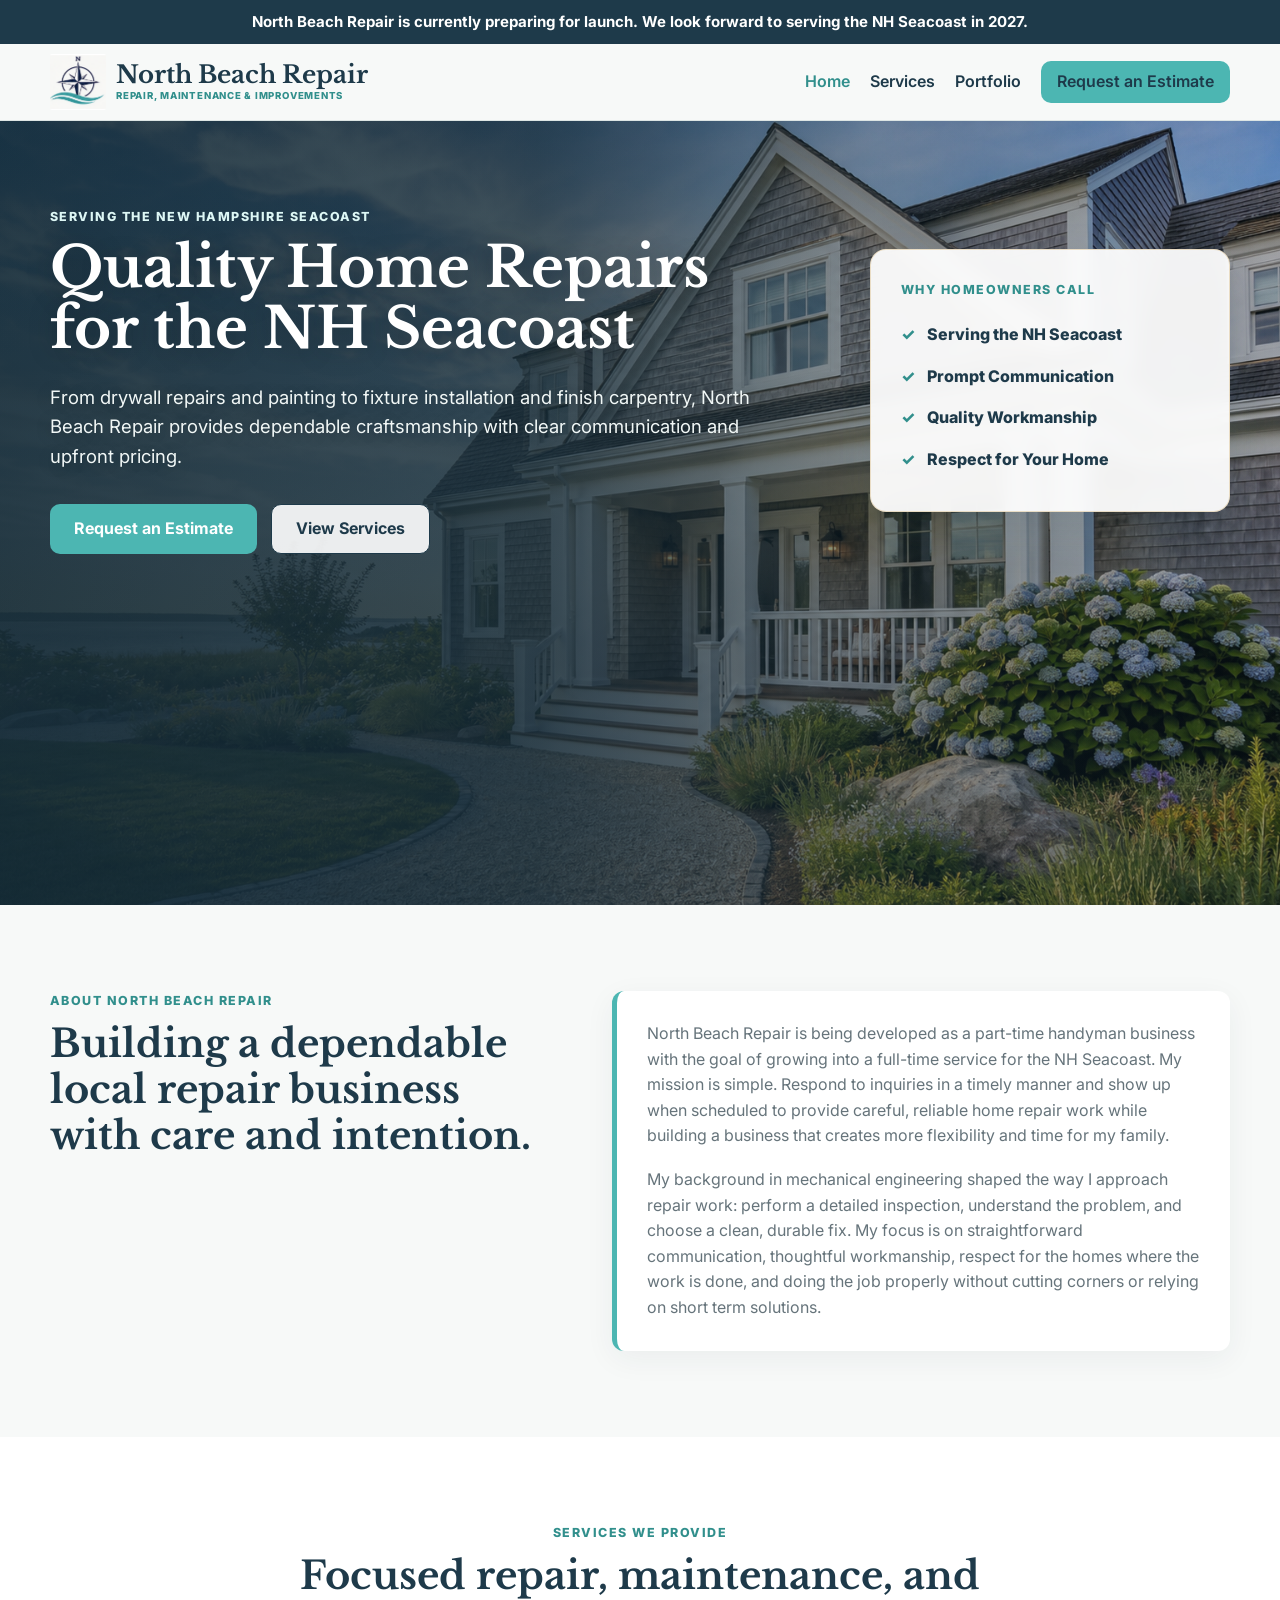
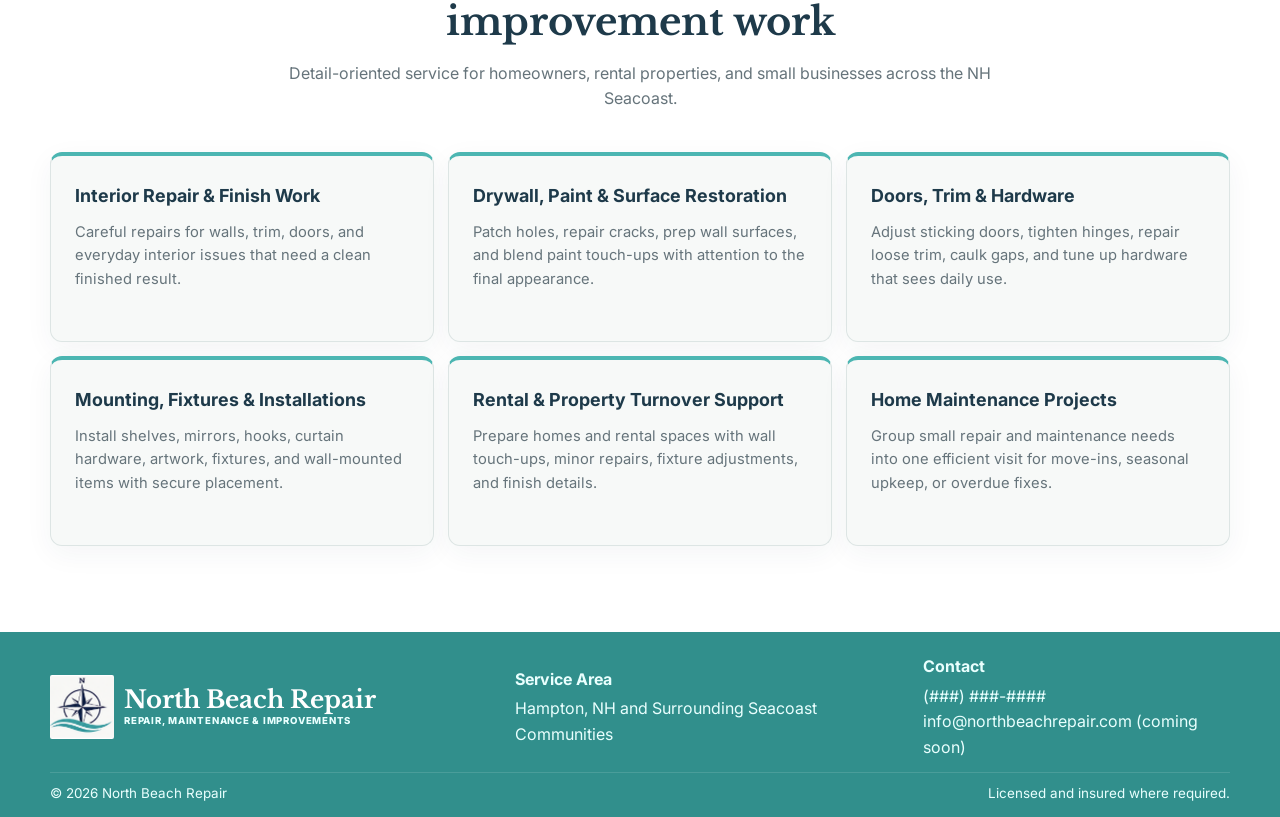
<file: index.html>
<!DOCTYPE html>
<html lang="en">
<head>
  <meta charset="UTF-8" />
  <meta name="viewport" content="width=device-width, initial-scale=1.0" />
  <meta name="description" content="North Beach Repair provides dependable repair, maintenance, and improvement services across the New Hampshire Seacoast." />
  <title>North Beach Repair | Repair, Maintenance & Improvements</title>
  <link rel="preconnect" href="https://fonts.googleapis.com">
  <link rel="preconnect" href="https://fonts.gstatic.com" crossorigin>
  <link href="https://fonts.googleapis.com/css2?family=Inter:wght@400;500;600;700&family=Libre+Baskerville:wght@400;700&display=swap" rel="stylesheet">
  <link rel="stylesheet" href="styles.css" />
</head>
<body>
  <header class="site-header">
    <div class="launch-banner">
      <div class="container">North Beach Repair is currently preparing for launch. We look forward to serving the NH Seacoast in 2027.</div>
    </div>
    <div class="container nav-wrap">
      <a class="brand" href="index.html" aria-label="North Beach Repair home">
        <span class="logo-mark" aria-hidden="true"></span>
        <span class="brand-text">
          <span class="brand-name">North Beach Repair</span>
          <span class="brand-subtitle">Repair, Maintenance &amp; Improvements</span>
        </span>
      </a>
      <button class="menu-button" aria-label="Open navigation" aria-expanded="false">&#9776;</button>
      <nav class="site-nav" aria-label="Primary navigation">
        <a class="active" href="index.html">Home</a>
        <a href="#services">Services</a>
        <a href="portfolio.html">Portfolio</a>
        <a class="button button-small" href="quote.html">Request an Estimate</a>
      </nav>
    </div>
  </header>

  <main>
    <section class="hero">
      <div class="hero-overlay"></div>
      <div class="container hero-grid">
        <div class="hero-copy-wrap">
          <p class="eyebrow">Serving the New Hampshire Seacoast</p>
          <h1>Quality Home Repairs for the NH Seacoast</h1>
          <p class="hero-copy">
            From drywall repairs and painting to fixture installation and finish carpentry, North Beach Repair provides dependable craftsmanship with clear communication and upfront pricing.
          </p>
          <div class="hero-actions">
            <a class="button" href="quote.html">Request an Estimate</a>
            <a class="button button-secondary" href="#services">View Services</a>
          </div>
        </div>
        <aside class="hero-card">
          <p class="eyebrow">Why homeowners call</p>
          <ul class="check-list trust-list">
            <li>Serving the NH Seacoast</li>
            <li>Prompt Communication</li>
            <li>Quality Workmanship</li>
            <li>Respect for Your Home</li>
          </ul>
        </aside>
      </div>
    </section>

    <section class="section about-section" id="about">
      <div class="container about-grid">
        <div class="section-heading">
          <p class="eyebrow">About North Beach Repair</p>
          <h2>Building a dependable local repair business with care and intention.</h2>
        </div>
        <div class="about-copy">
          <p>
            North Beach Repair is being developed as a part-time handyman business with the goal of growing into a full-time service for the NH Seacoast. My mission is simple. Respond to inquiries in a timely manner and show up when scheduled to provide careful, reliable home repair work while building a business that creates more flexibility and time for my family.
          </p>
          <p>
            My background in mechanical engineering shaped the way I approach repair work: perform a detailed inspection, understand the problem, and choose a clean, durable fix. My focus is on straightforward communication, thoughtful workmanship, respect for the homes where the work is done, and doing the job properly without cutting corners or relying on short term solutions.
          </p>
        </div>
      </div>
    </section>

    <section class="section services-section" id="services">
      <div class="container">
        <div class="section-heading centered">
          <p class="eyebrow">Services we provide</p>
          <h2>Focused repair, maintenance, and improvement work</h2>
          <p>Detail-oriented service for homeowners, rental properties, and small businesses across the NH Seacoast.</p>
        </div>
        <div class="service-grid">
          <article class="service-card"><h3>Interior Repair & Finish Work</h3><p>Careful repairs for walls, trim, doors, and everyday interior issues that need a clean finished result.</p></article>
          <article class="service-card"><h3>Drywall, Paint & Surface Restoration</h3><p>Patch holes, repair cracks, prep wall surfaces, and blend paint touch-ups with attention to the final appearance.</p></article>
          <article class="service-card"><h3>Doors, Trim & Hardware</h3><p>Adjust sticking doors, tighten hinges, repair loose trim, caulk gaps, and tune up hardware that sees daily use.</p></article>
          <article class="service-card"><h3>Mounting, Fixtures & Installations</h3><p>Install shelves, mirrors, hooks, curtain hardware, artwork, fixtures, and wall-mounted items with secure placement.</p></article>
          <article class="service-card"><h3>Rental & Property Turnover Support</h3><p>Prepare homes and rental spaces with wall touch-ups, minor repairs, fixture adjustments, and finish details.</p></article>
          <article class="service-card"><h3>Home Maintenance Projects</h3><p>Group small repair and maintenance needs into one efficient visit for move-ins, seasonal upkeep, or overdue fixes.</p></article>
        </div>
      </div>
    </section>

  </main>

  <footer class="site-footer">
    <div class="container footer-grid">
      <div class="footer-brand" aria-label="North Beach Repair">
        <span class="logo-mark" aria-hidden="true"></span>
        <span class="brand-text">
          <span class="brand-name">North Beach Repair</span>
          <span class="brand-subtitle">Repair, Maintenance &amp; Improvements</span>
        </span>
      </div>
      <div><strong>Service Area</strong><p>Hampton, NH and Surrounding Seacoast Communities</p></div>
      <div><strong>Contact</strong><p>(###) ###-####<br><a href="mailto:info@northbeachrepair.com">info@northbeachrepair.com</a> (coming soon)</p></div>
    </div>
    <div class="container footer-bottom">
      <span>© <span id="year"></span> North Beach Repair</span>
      <span>Licensed and insured where required.</span>
    </div>
  </footer>
  <script src="site.js"></script>
</body>
</html>
</file>
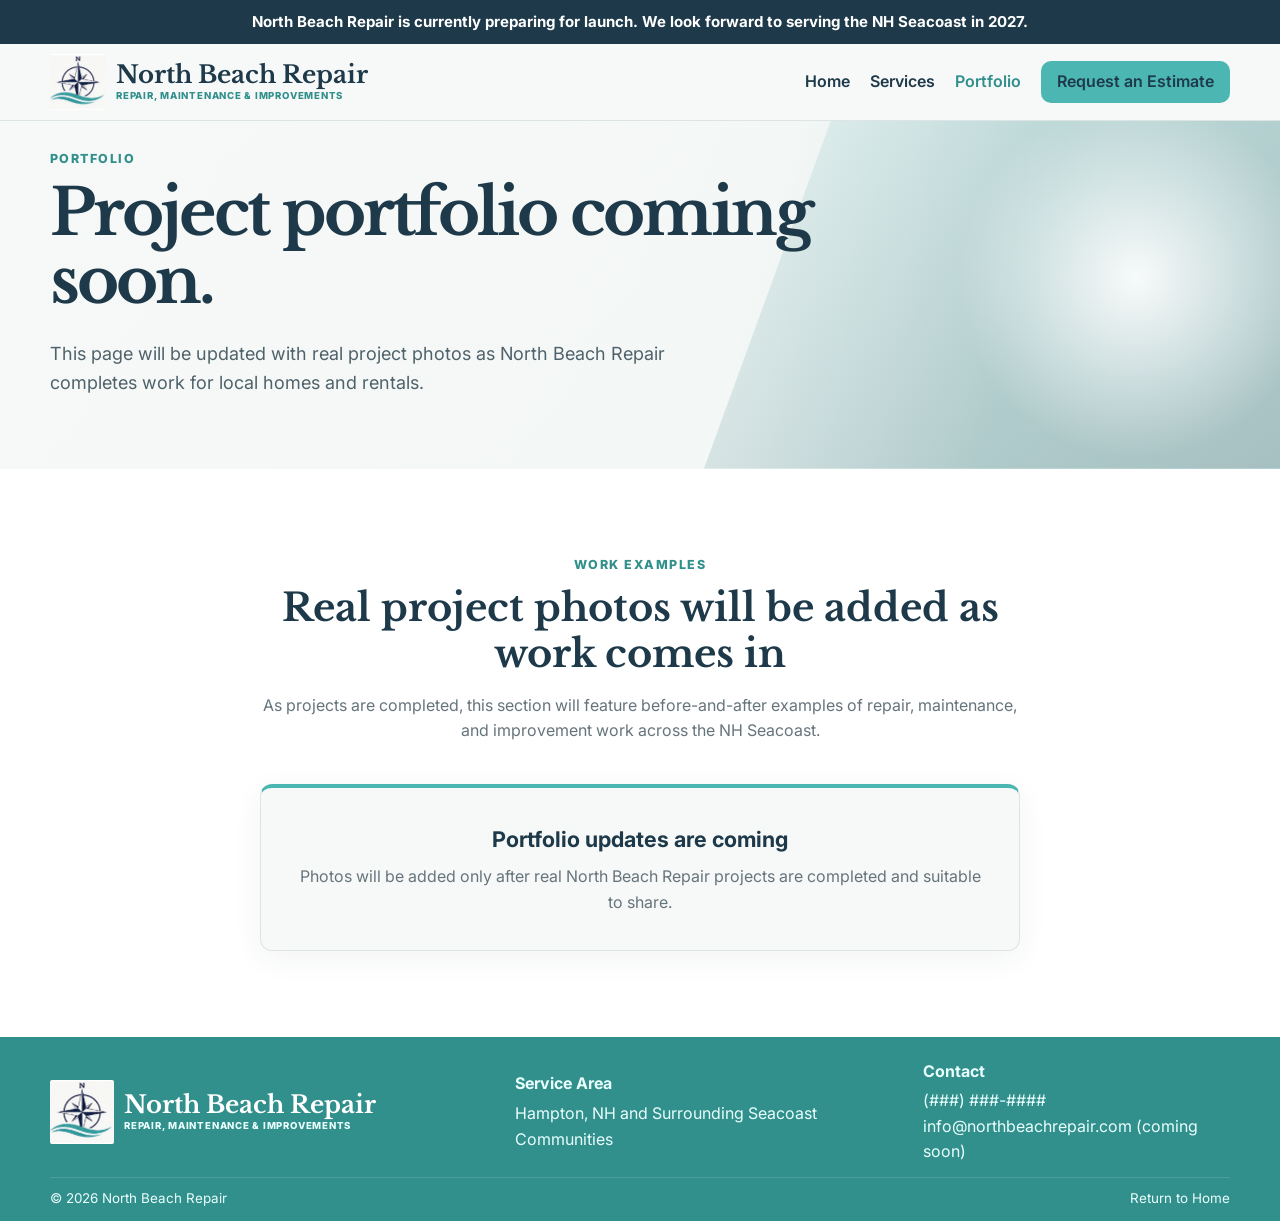
<file: portfolio.html>
<html lang="en">
<head>
  <meta charset="UTF-8" />
  <meta name="viewport" content="width=device-width, initial-scale=1.0" />
  <meta name="description" content="View recent repair, maintenance, and improvement work by North Beach Repair." />
  <title>Portfolio | North Beach Repair</title>
  <link rel="preconnect" href="https://fonts.googleapis.com">
  <link rel="preconnect" href="https://fonts.gstatic.com" crossorigin>
  <link href="https://fonts.googleapis.com/css2?family=Inter:wght@400;500;600;700;800&family=Libre+Baskerville:wght@400;700&display=swap" rel="stylesheet">
  <link rel="stylesheet" href="styles.css" />
</head>
<body>
  <header class="site-header">
    <div class="launch-banner">
      <div class="container">North Beach Repair is currently preparing for launch. We look forward to serving the NH Seacoast in 2027.</div>
    </div>
    <div class="container nav-wrap">
      <a class="brand" href="index.html" aria-label="North Beach Repair home">
        <span class="logo-mark" aria-hidden="true"></span>
        <span class="brand-text">
          <span class="brand-name">North Beach Repair</span>
          <span class="brand-subtitle">Repair, Maintenance &amp; Improvements</span>
        </span>
      </a>

      <button class="menu-button" aria-label="Open navigation" aria-expanded="false">&#9776;</button>

      <nav class="site-nav" aria-label="Primary navigation">
        <a href="index.html">Home</a>
        <a href="index.html#services">Services</a>
        <a class="active" href="portfolio.html">Portfolio</a>
        <a class="button button-small" href="quote.html">Request an Estimate</a>
      </nav>
    </div>
  </header>

  <main>
    <section class="page-hero">
      <div class="container">
        <p class="eyebrow">Portfolio</p>
        <h1>Project portfolio coming soon.</h1>
        <p>
          This page will be updated with real project photos as North Beach Repair completes work for local homes and rentals.
        </p>
      </div>
    </section>

    <section class="section portfolio-gallery-section">
      <div class="container">
        <div class="section-heading centered">
          <p class="eyebrow">Work examples</p>
          <h2>Real project photos will be added as work comes in</h2>
          <p>As projects are completed, this section will feature before-and-after examples of repair, maintenance, and improvement work across the NH Seacoast.</p>
        </div>

        <div class="portfolio-note">
          <h3>Portfolio updates are coming</h3>
          <p>Photos will be added only after real North Beach Repair projects are completed and suitable to share.</p>
        </div>
      </div>
    </section>
  </main>

  <footer class="site-footer">
    <div class="container footer-grid">
      <div class="footer-brand" aria-label="North Beach Repair">
        <span class="logo-mark" aria-hidden="true"></span>
        <span class="brand-text">
          <span class="brand-name">North Beach Repair</span>
          <span class="brand-subtitle">Repair, Maintenance &amp; Improvements</span>
        </span>
      </div>
      <div><strong>Service Area</strong><p>Hampton, NH and Surrounding Seacoast Communities</p></div>
      <div><strong>Contact</strong><p>(###) ###-####<br><a href="mailto:info@northbeachrepair.com">info@northbeachrepair.com</a> (coming soon)</p></div>
    </div>
    <div class="container footer-bottom">
      <span>© <span id="year"></span> North Beach Repair</span>
      <a href="index.html">Return to Home</a>
    </div>
  </footer>

  <script src="site.js"></script>
</body>
</html>
</file>
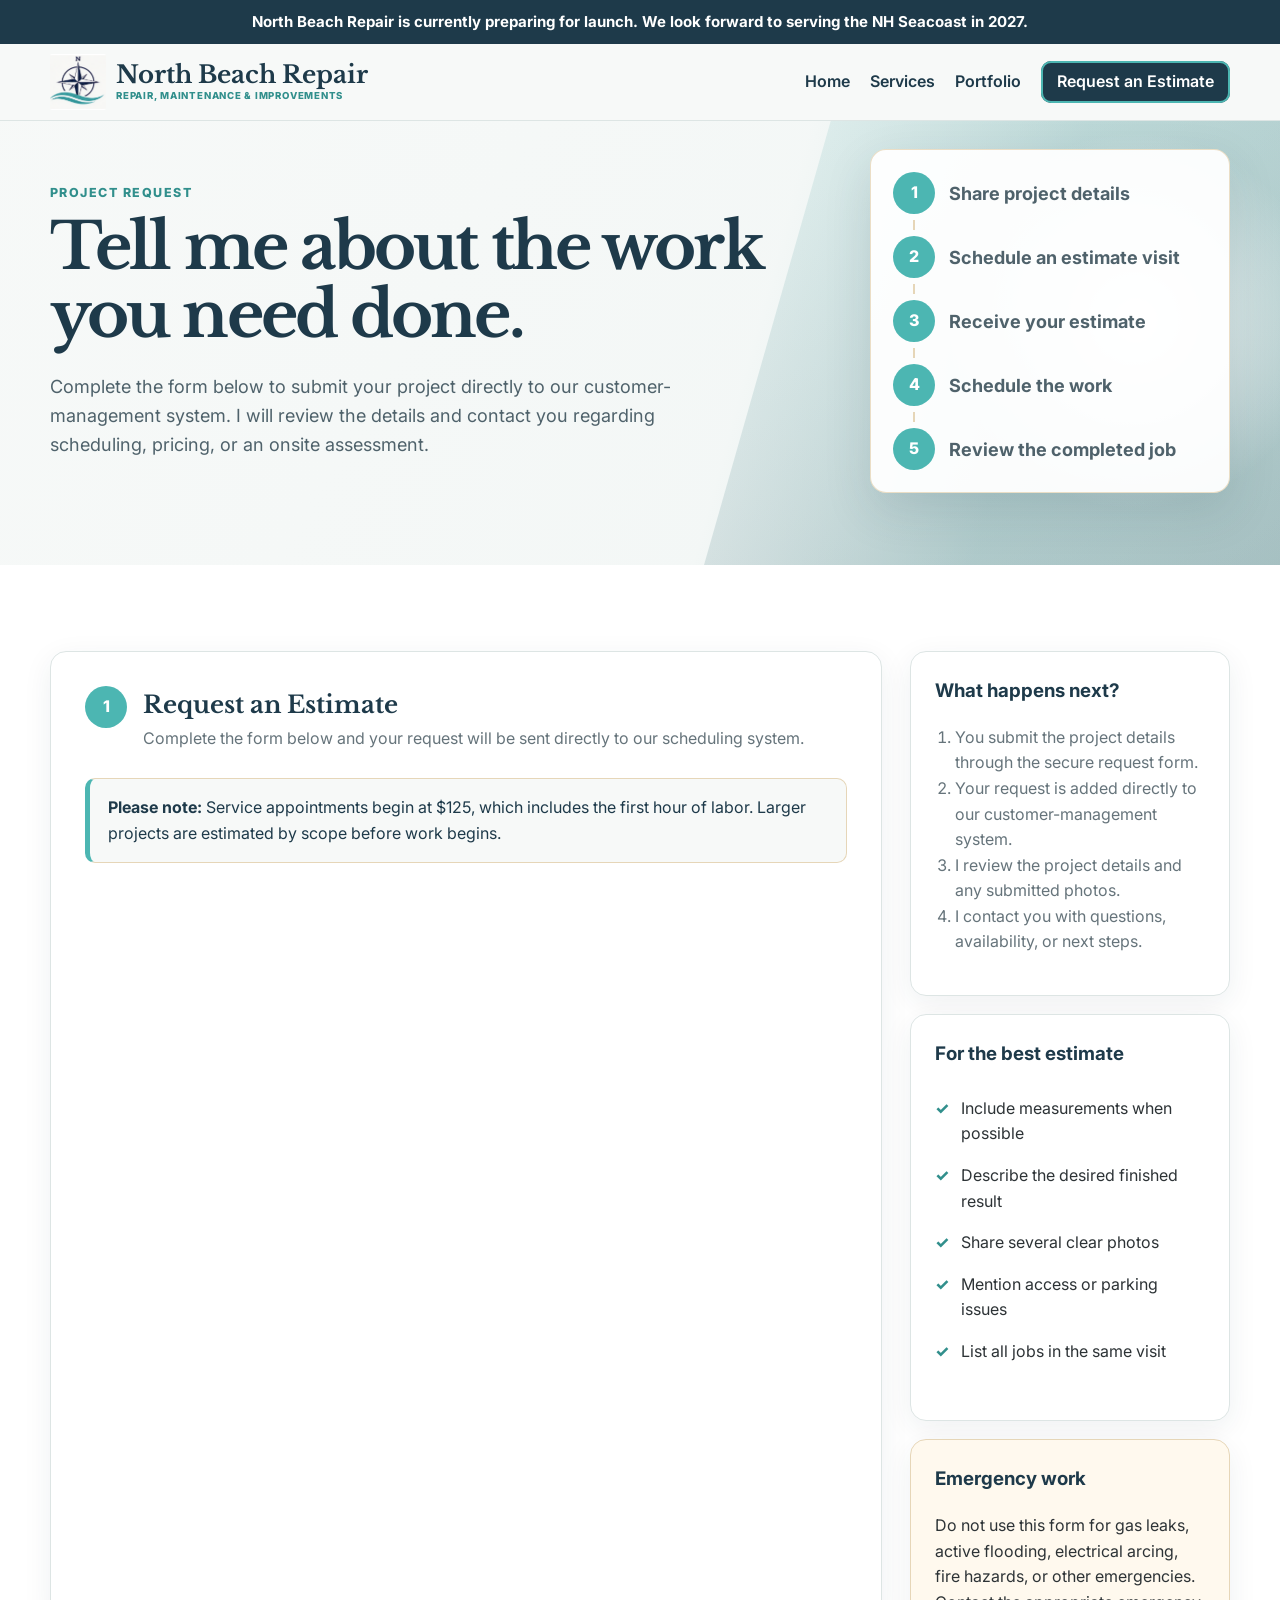
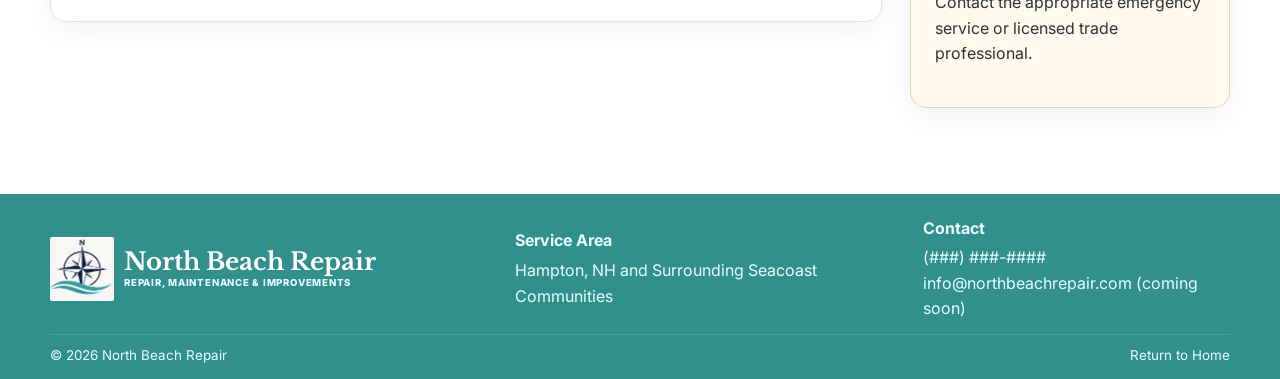
<file: quote.html>
<!DOCTYPE html>
<html lang="en">
<head>
  <meta charset="UTF-8" />
  <meta name="viewport" content="width=device-width, initial-scale=1.0" />
  <meta name="description" content="Request a home repair and maintenance estimate from North Beach Repair." />
  <title>Request an Estimate | North Beach Repair</title>
  <link rel="preconnect" href="https://fonts.googleapis.com">
  <link rel="preconnect" href="https://fonts.gstatic.com" crossorigin>
  <link href="https://fonts.googleapis.com/css2?family=Inter:wght@400;500;600;700;800&family=Libre+Baskerville:wght@400;700&display=swap" rel="stylesheet">
  <link rel="stylesheet" href="styles.css" />
</head>
<body>
  <header class="site-header">
    <div class="launch-banner">
      <div class="container">North Beach Repair is currently preparing for launch. We look forward to serving the NH Seacoast in 2027.</div>
    </div>
    <div class="container nav-wrap">
      <a class="brand" href="index.html" aria-label="North Beach Repair home">
        <span class="logo-mark" aria-hidden="true"></span>
        <span class="brand-text">
          <span class="brand-name">North Beach Repair</span>
          <span class="brand-subtitle">Repair, Maintenance &amp; Improvements</span>
        </span>
      </a>

      <button class="menu-button" aria-label="Open navigation" aria-expanded="false">&#9776;</button>

      <nav class="site-nav" aria-label="Primary navigation">
        <a href="index.html">Home</a>
        <a href="index.html#services">Services</a>
        <a href="portfolio.html">Portfolio</a>
        <a class="button button-small active" href="quote.html">Request an Estimate</a>
      </nav>
    </div>
  </header>

  <main class="quote-main">
    <section class="page-hero">
      <div class="container quote-hero-grid">
        <div>
          <p class="eyebrow">Project request</p>
          <h1>Tell me about the work you need done.</h1>
          <p>
            Complete the form below to submit your project directly to our
            customer-management system. I will review the details and contact
            you regarding scheduling, pricing, or an onsite assessment.
          </p>
        </div>
        <aside class="quote-flow" aria-label="Quote process">
          <div class="flow-step">
            <span>1</span>
            <p>Share project details</p>
          </div>
          <div class="flow-step">
            <span>2</span>
            <p>Schedule an estimate visit</p>
          </div>
          <div class="flow-step">
            <span>3</span>
            <p>Receive your estimate</p>
          </div>
          <div class="flow-step">
            <span>4</span>
            <p>Schedule the work</p>
          </div>
          <div class="flow-step">
            <span>5</span>
            <p>Review the completed job</p>
          </div>
        </aside>
      </div>
    </section>

    <section class="section quote-section">
      <div class="container quote-layout">
        <div class="quote-form jobber-form-wrapper">
          <div class="form-section">
            <div class="form-section-heading">
              <span>1</span>
              <div>
                <h2>Request an Estimate</h2>
                <p>
                  Complete the form below and your request will be sent
                  directly to our scheduling system.
                </p>
              </div>
            </div>

            <div class="pricing-note">
              <strong>Please note:</strong> Service appointments begin at $125, which includes the first hour of labor. Larger projects are estimated by scope before work begins.
            </div>

            <div class="jobber-embed">
              <div id="7ddf23cb-2e88-411e-b80b-3b921e4369d2-5014930"></div>
              <link rel="stylesheet" href="https://d3ey4dbjkt2f6s.cloudfront.net/assets/external/work_request_embed.css" media="screen" />
              <script src="https://d3ey4dbjkt2f6s.cloudfront.net/assets/static_link/work_request_embed_snippet.js" clienthub_id="7ddf23cb-2e88-411e-b80b-3b921e4369d2-5014930" form_url="https://clienthub.getjobber.com/client_hubs/7ddf23cb-2e88-411e-b80b-3b921e4369d2/public/work_request/embedded_work_request_form?form_id=5014930"></script>
            </div>
          </div>
        </div>

        <aside class="quote-sidebar">
          <div class="sidebar-card">
            <h3>What happens next?</h3>
            <ol>
              <li>You submit the project details through the secure request form.</li>
              <li>Your request is added directly to our customer-management system.</li>
              <li>I review the project details and any submitted photos.</li>
              <li>I contact you with questions, availability, or next steps.</li>
            </ol>
          </div>

          <div class="sidebar-card">
            <h3>For the best estimate</h3>
            <ul class="check-list">
              <li>Include measurements when possible</li>
              <li>Describe the desired finished result</li>
              <li>Share several clear photos</li>
              <li>Mention access or parking issues</li>
              <li>List all jobs in the same visit</li>
            </ul>
          </div>

          <div class="sidebar-card warning-card">
            <h3>Emergency work</h3>
            <p>
              Do not use this form for gas leaks, active flooding, electrical arcing,
              fire hazards, or other emergencies. Contact the appropriate emergency
              service or licensed trade professional.
            </p>
          </div>
        </aside>
      </div>
    </section>
  </main>

  <footer class="site-footer">
    <div class="container footer-grid">
      <div class="footer-brand" aria-label="North Beach Repair">
        <span class="logo-mark" aria-hidden="true"></span>
        <span class="brand-text">
          <span class="brand-name">North Beach Repair</span>
          <span class="brand-subtitle">Repair, Maintenance &amp; Improvements</span>
        </span>
      </div>
      <div><strong>Service Area</strong><p>Hampton, NH and Surrounding Seacoast Communities</p></div>
      <div><strong>Contact</strong><p>(###) ###-####<br><a href="mailto:info@northbeachrepair.com">info@northbeachrepair.com</a> (coming soon)</p></div>
    </div>
    <div class="container footer-bottom">
      <span>© <span id="year"></span> North Beach Repair</span>
      <a href="index.html">Return to Home</a>
    </div>
  </footer>

  <script src="site.js"></script>
</body>
</html>
</file>
<file: styles.css>
/* North Beach Repair - Seafoam & Slate */
:root {
  --slate: #1E3A4A;
  --slate-dark: #132A37;
  --seafoam: #4CB6B2;
  --seafoam-dark: #318F8C;
  --sand: #E6D6B8;
  --foam: #F7F9F8;
  --charcoal: #2D3336;
  --white: #FFFFFF;
  --muted: #66747B;
  --line: #DDE5E4;
  --shadow: 0 18px 48px rgba(30, 58, 74, .13);
  --radius: 16px;
}
* { box-sizing: border-box; }
html { scroll-behavior: smooth; }
body { margin:0; color:var(--charcoal); background:var(--foam); font-family:"Inter",sans-serif; line-height:1.6; }
a { color:inherit; }
.container { width:min(1180px,calc(100% - 40px)); margin:auto; }
.narrow { width:min(780px,calc(100% - 40px)); }
.launch-banner { padding:10px 0; color:var(--white); background:var(--slate); font-size:.94rem; font-weight:700; text-align:center; }
.launch-banner .container { width:min(1180px,calc(100% - 28px)); }
.site-header { position:sticky; top:0; z-index:20; background:rgba(247,249,248,.96); border-bottom:1px solid var(--line); backdrop-filter:blur(10px); }
.nav-wrap { min-height:76px; display:flex; align-items:center; justify-content:space-between; gap:22px; }
.site-header .brand,.footer-brand { display:inline-flex !important; align-items:center; flex-direction:row; gap:10px; text-decoration:none !important; }
.brand { flex:0 1 auto; min-width:0; }
.logo-mark { width:56px; height:56px; display:block; overflow:hidden; flex:0 0 auto; border-radius:2px; background:url("north_beach_compass_waves_logo.png") center / 134% auto no-repeat; }
.brand > img { width:56px !important; height:56px !important; display:block; object-fit:cover; flex:0 0 auto; }
.brand-text { display:grid; gap:4px; line-height:1; }
.brand-text,.brand-text span { text-decoration:none !important; }
.brand-name { color:var(--slate); font-family:"Libre Baskerville",serif; font-size:1.52rem; font-weight:700; white-space:nowrap; }
.brand-subtitle { color:var(--seafoam-dark); font-size:.6rem; font-weight:800; letter-spacing:.08em; text-transform:uppercase; white-space:nowrap; }
.site-nav { display:flex; align-items:center; gap:20px; flex:0 0 auto; }
.site-nav a { text-decoration:none; font-weight:600; color:var(--slate); }
.site-nav a:hover:not(.button), .site-nav a.active:not(.button) { color:var(--seafoam-dark); }
.menu-button { display:none; border:0; background:transparent; color:var(--slate); font-size:1.6rem; }
.button { display:inline-flex; align-items:center; justify-content:center; min-height:50px; padding:0 24px; border:0; border-radius:10px; background:var(--seafoam); color:var(--white); text-decoration:none; font:inherit; font-weight:700; cursor:pointer; transition:.2s; }
.button:hover { background:var(--seafoam-dark); transform:translateY(-1px); }
.site-nav .button.active { background:var(--slate); color:var(--white); box-shadow:inset 0 0 0 2px var(--seafoam); }
.site-nav .button.active:hover { background:var(--slate-dark); }
.button-small { min-height:42px; padding:0 16px; }
.button-secondary { color:var(--slate); background:rgba(255,255,255,.9); border:1px solid var(--slate); }
.button-secondary:hover { background:var(--white); }
.button-light { color:var(--slate); background:var(--white); }
.eyebrow { margin:0 0 10px; color:var(--seafoam-dark); font-size:.78rem; font-weight:800; letter-spacing:.12em; text-transform:uppercase; }
h1,h2,h3 { color:var(--slate); }
h1,h2 { font-family:"Libre Baskerville",serif; }
.hero { position:relative; min-height:calc(100vh - 116px); overflow:hidden; padding:86px 0 104px; background:linear-gradient(90deg,rgba(19,42,55,.9) 0%,rgba(19,42,55,.78) 42%,rgba(19,42,55,.34) 68%,rgba(19,42,55,.08) 100%), url("assets/homepage-hero-seacoast-home.png") center / cover no-repeat; }
.hero:after { content:""; position:absolute; inset:0; background:linear-gradient(180deg,rgba(19,42,55,.06),rgba(19,42,55,.28)); }
.hero-grid { position:relative; z-index:2; display:grid; grid-template-columns:minmax(0,1fr) 360px; gap:64px; align-items:center; }
.hero .eyebrow { color:#DDF7F5; }
.hero h1 { max-width:680px; margin:0; color:var(--white); font-size:clamp(2.35rem,4.4vw,4.35rem); line-height:1.08; letter-spacing:0; text-shadow:0 3px 28px rgba(0,0,0,.24); }
.hero-copy { max-width:700px; margin:24px 0 0; color:#F1F7F6; font-size:1.16rem; text-shadow:0 2px 18px rgba(0,0,0,.24); }
.hero-actions,.trust-row { display:flex; flex-wrap:wrap; gap:14px; }
.hero-actions { margin-top:32px; }
.trust-row { margin-top:28px; color:var(--slate); font-size:.9rem; }
.hero-card { padding:30px; background:rgba(255,255,255,.94); border:1px solid rgba(230,214,184,.8); border-radius:var(--radius); box-shadow:var(--shadow); backdrop-filter:blur(8px); }
.hero-card .eyebrow { color:var(--seafoam-dark); }
.hero-card .check-list { margin-bottom:0; }
.trust-list li { color:var(--slate); font-weight:800; }
.check-list { margin:14px 0 24px; padding:0; list-style:none; }
.check-list li { position:relative; padding:8px 0 8px 26px; }
.check-list li:before { content:"✓"; position:absolute; left:0; color:var(--seafoam-dark); font-weight:800; }
.text-link { color:var(--seafoam-dark); font-weight:700; text-decoration:none; }
.section { padding:86px 0; }
.about-section { background:var(--foam); }
.about-grid { display:grid; grid-template-columns:minmax(0,.9fr) minmax(0,1.1fr); gap:56px; align-items:start; }
.about-copy { padding:30px; border-left:5px solid var(--seafoam); background:var(--white); border-radius:12px; box-shadow:0 8px 30px rgba(30,58,74,.06); }
.about-copy p { margin:0; color:var(--muted); }
.about-copy p + p { margin-top:18px; }
.services-section { background:var(--white); }
.section-heading { max-width:760px; margin-bottom:40px; }
.centered { text-align:center; margin-left:auto; margin-right:auto; }
.section-heading h2,.cta h2,.area-section h2 { margin:0; font-size:clamp(2rem,3vw,3rem); line-height:1.2; }
.section-heading p:not(.eyebrow), .area-section p { color:var(--muted); }
.service-grid { display:grid; grid-template-columns:repeat(3,1fr); gap:14px; }
.service-card { min-height:190px; padding:26px 24px; text-align:left; border:1px solid var(--line); border-top:4px solid var(--seafoam); border-radius:12px; background:var(--foam); box-shadow:0 8px 28px rgba(30,58,74,.05); }
.service-card h3 { margin:0 0 10px; font-size:1.12rem; }
.service-card p { margin:0; color:var(--muted); font-size:.92rem; }
.portfolio-gallery-section { background:var(--white); }
.portfolio-note { max-width:760px; margin:0 auto; padding:34px; text-align:center; border:1px solid var(--line); border-top:4px solid var(--seafoam); border-radius:12px; background:var(--foam); box-shadow:0 8px 30px rgba(30,58,74,.06); }
.portfolio-note h3 { margin:0 0 8px; font-size:1.35rem; }
.portfolio-note p { margin:0; color:var(--muted); }
.process-section { background:linear-gradient(135deg,#F2EBDD,var(--foam)); }
.steps { display:grid; grid-template-columns:repeat(3,1fr); gap:24px; }
.steps article { padding:30px; text-align:center; background:rgba(255,255,255,.86); border:1px solid var(--sand); border-radius:var(--radius); }
.steps span,.form-section-heading>span { display:inline-grid; place-items:center; width:42px; height:42px; border-radius:50%; color:white; background:var(--seafoam); font-weight:800; }
.steps p { color:var(--muted); }
.area-section { background:var(--white); }
.area-grid { display:grid; grid-template-columns:1.2fr .8fr; gap:36px; align-items:center; }
.area-card { padding:28px; border-left:5px solid var(--seafoam); background:var(--foam); border-radius:12px; }
.cta { padding:58px 0; color:white; background:linear-gradient(120deg,var(--seafoam),#66C6C2); }
.cta .eyebrow { color:#E9FFFE; }
.cta h2 { color:white; }
.cta-inner { display:flex; align-items:center; justify-content:space-between; gap:30px; }
.site-footer { padding:22px 0 12px; color:#E9FFFE; background:var(--seafoam-dark); }
.footer-grid { display:grid; grid-template-columns:1.15fr 1fr .8fr; gap:24px; align-items:center; }
.footer-brand .logo-mark { width:64px; height:64px; }
.footer-brand .brand-name { color:var(--white); }
.footer-brand .brand-subtitle { color:inherit; }
.site-footer strong { display:block; margin-bottom:4px; }
.site-footer p { margin:0; color:#E9FFFE; }
.site-footer a { text-decoration:none; }
.footer-bottom { display:flex; justify-content:space-between; gap:20px; margin-top:12px; padding-top:10px; border-top:1px solid rgba(255,255,255,.12); font-size:.84rem; }
.page-hero { position:relative; overflow:hidden; padding:28px 0 72px; background:linear-gradient(105deg,rgba(247,249,248,.98) 0%,rgba(247,249,248,.94) 58%,rgba(247,249,248,.35) 78%), linear-gradient(140deg,#d9eceb,#a9cfcd); }
.page-hero:after { content:""; position:absolute; inset:0 0 0 55%; background:radial-gradient(circle at 75% 45%,rgba(255,255,255,.9),transparent 38%), linear-gradient(145deg,rgba(76,182,178,.12),rgba(30,58,74,.18)); clip-path:polygon(22% 0,100% 0,100% 100%,0 100%); }
.page-hero .container { position:relative; z-index:2; margin-left:max(20px,calc((100% - 1180px) / 2)); margin-right:auto; }
.quote-hero-grid { display:grid; grid-template-columns:minmax(0,1.15fr) 360px; gap:56px; align-items:center; }
.page-hero h1 { max-width:760px; margin:0; color:var(--slate); font-size:clamp(2.7rem,5vw,4.8rem); line-height:1.06; letter-spacing:-.045em; }
.page-hero p:not(.eyebrow) { max-width:650px; margin:24px 0 0; color:#4F626B; font-size:1.13rem; }
.quote-flow { display:grid; gap:10px; padding:22px; background:rgba(255,255,255,.94); border:1px solid rgba(230,214,184,.8); border-radius:var(--radius); box-shadow:var(--shadow); }
.flow-step { position:relative; display:grid; grid-template-columns:42px 1fr; gap:14px; align-items:center; }
.flow-step:not(:last-child) { padding-bottom:12px; }
.flow-step:not(:last-child):after { content:""; position:absolute; left:20px; top:48px; bottom:-4px; width:2px; background:var(--sand); }
.flow-step span { display:grid; place-items:center; width:42px; height:42px; border-radius:50%; color:white; background:var(--seafoam); font-weight:800; }
.flow-step p { margin:0; color:var(--slate); font-weight:700; line-height:1.35; }
.flow-step p:not(.eyebrow) { margin:0; }
.quote-section { background:var(--white); }
.quote-layout { display:grid; grid-template-columns:minmax(0,1fr) 320px; gap:28px; align-items:start; }
.quote-form,.sidebar-card { background:white; border:1px solid var(--line); border-radius:var(--radius); box-shadow:0 8px 30px rgba(30,58,74,.07); }
.form-section { padding:34px; }
.form-section-heading { display:flex; gap:16px; align-items:flex-start; margin-bottom:26px; }
.form-section-heading h2 { margin:0; }
.form-section-heading p { margin:2px 0 0; color:var(--muted); }
.pricing-note { margin-bottom:24px; padding:16px 18px; color:var(--slate); background:var(--foam); border:1px solid var(--sand); border-left:5px solid var(--seafoam); border-radius:10px; }
.quote-sidebar { display:grid; gap:18px; position:sticky; top:104px; }
.sidebar-card { padding:24px; }
.sidebar-card h3 { margin-top:0; }
.sidebar-card ol { padding-left:20px; color:var(--muted); }
.warning-card { background:#FFF9EE; border-color:var(--sand); }
.jobber-form-wrapper { overflow:visible; }
.jobber-embed { width:100%; min-height:700px; }
.jobber-embed iframe { display:block; width:100%; min-height:700px; border:0; }
.jobber-placeholder { display:grid; min-height:420px; place-content:center; padding:32px; text-align:center; color:var(--muted); background:var(--foam); border:2px dashed var(--sand); border-radius:12px; }
.jobber-placeholder h3 { margin:0 0 8px; }
@media(max-width:1000px){ .service-grid{grid-template-columns:repeat(3,1fr);} .hero-grid,.quote-hero-grid,.quote-layout,.area-grid,.footer-grid,.about-grid{grid-template-columns:1fr;} .quote-sidebar{position:static;} }
@media(max-width:900px){ .menu-button{display:block;} .site-nav{display:none;position:absolute;top:76px;left:0;right:0;padding:20px;flex-direction:column;align-items:stretch;background:var(--foam);border-bottom:1px solid var(--line);} .site-nav.open{display:flex;} }
@media(max-width:640px){ .container{width:min(100% - 28px,1180px);} .hero{min-height:auto;padding:62px 0 72px;} .hero-grid{gap:28px;} .section{padding:62px 0;} .service-grid,.steps{grid-template-columns:1fr;} .portfolio-note{padding:26px 20px;} .hero-actions,.trust-row,.cta-inner,.footer-bottom{flex-direction:column;align-items:stretch;} .button{width:100%;} .form-section{padding:24px 18px;} .logo-mark{width:50px;height:50px;} .brand-name{font-size:1.22rem;} .brand-subtitle{font-size:.49rem;letter-spacing:.06em;} .footer-brand .logo-mark{width:72px;height:72px;} }
</file>
